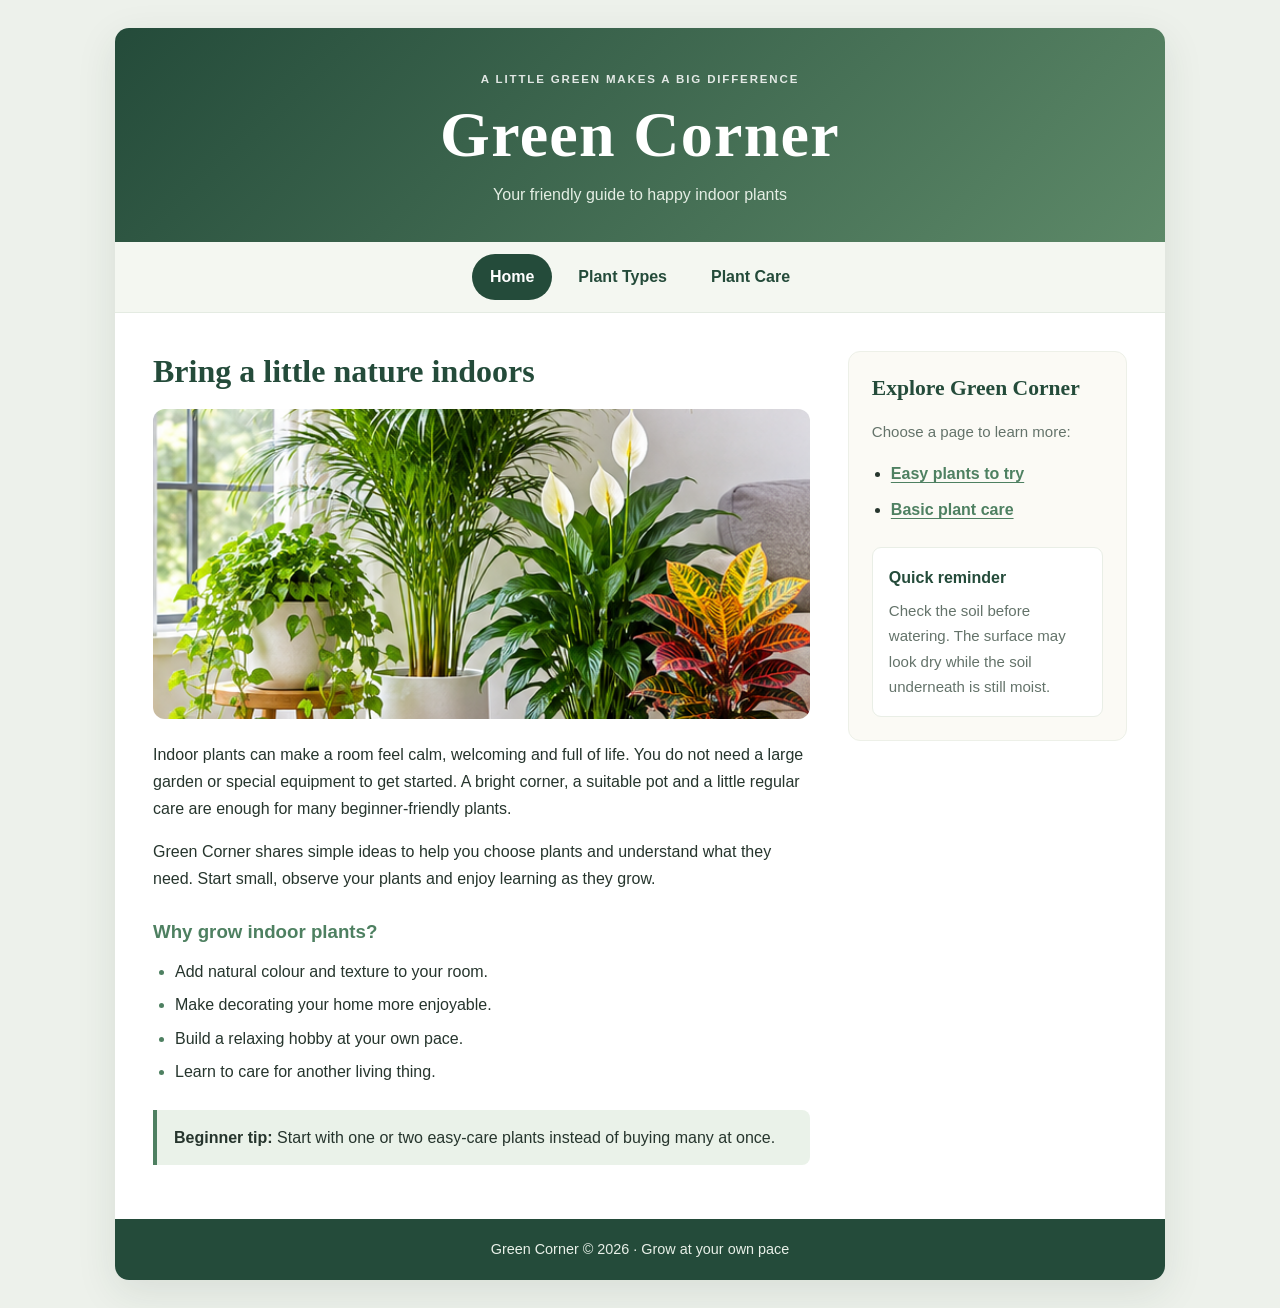
<file: index.html>
<!DOCTYPE html>
<html lang="en">
<head>
  <meta charset="UTF-8">
  <meta name="viewport" content="width=device-width, initial-scale=1.0">
  <title>Green Corner | Indoor Plants for Beginners</title>
  <link rel="stylesheet" href="styles/normalize.css">
  <link rel="stylesheet" href="styles/main.css">
</head>
<body>
  <div class="site">
    <header class="site-header">
      <p class="eyebrow">A little green makes a big difference</p>
      <h1>Green Corner</h1>
      <p class="tagline">Your friendly guide to happy indoor plants</p>
    </header>
    <nav class="top-nav" aria-label="Main navigation">
      <a class="active" href="index.html">Home</a>
      <a href="plant-types.html">Plant Types</a>
      <a href="plant-care.html">Plant Care</a>
    </nav>
    <div class="layout">
      <main class="content">
        <h2>Bring a little nature indoors</h2>
        <img class="feature-image" src="images/indoor-garden.png" alt="Illustration of several leafy indoor plants">
        <p>Indoor plants can make a room feel calm, welcoming and full of life. You do not need a large garden or special equipment to get started. A bright corner, a suitable pot and a little regular care are enough for many beginner-friendly plants.</p>
        <p>Green Corner shares simple ideas to help you choose plants and understand what they need. Start small, observe your plants and enjoy learning as they grow.</p>
        <h3>Why grow indoor plants?</h3>
        <ul class="check-list">
          <li>Add natural colour and texture to your room.</li>
          <li>Make decorating your home more enjoyable.</li>
          <li>Build a relaxing hobby at your own pace.</li>
          <li>Learn to care for another living thing.</li>
        </ul>
        <p class="note"><strong>Beginner tip:</strong> Start with one or two easy-care plants instead of buying many at once.</p>
      </main>
      <aside class="sidebar">
        <h2>Explore Green Corner</h2>
        <p>Choose a page to learn more:</p>
        <ul class="side-links">
          <li><a href="plant-types.html">Easy plants to try</a></li>
          <li><a href="plant-care.html">Basic plant care</a></li>
        </ul>
        <div class="side-card">
          <h3>Quick reminder</h3>
          <p>Check the soil before watering. The surface may look dry while the soil underneath is still moist.</p>
        </div>
      </aside>
    </div>
    <footer><p>Green Corner &copy; 2026 · Grow at your own pace</p></footer>
  </div>
</body>
</html>
</file>
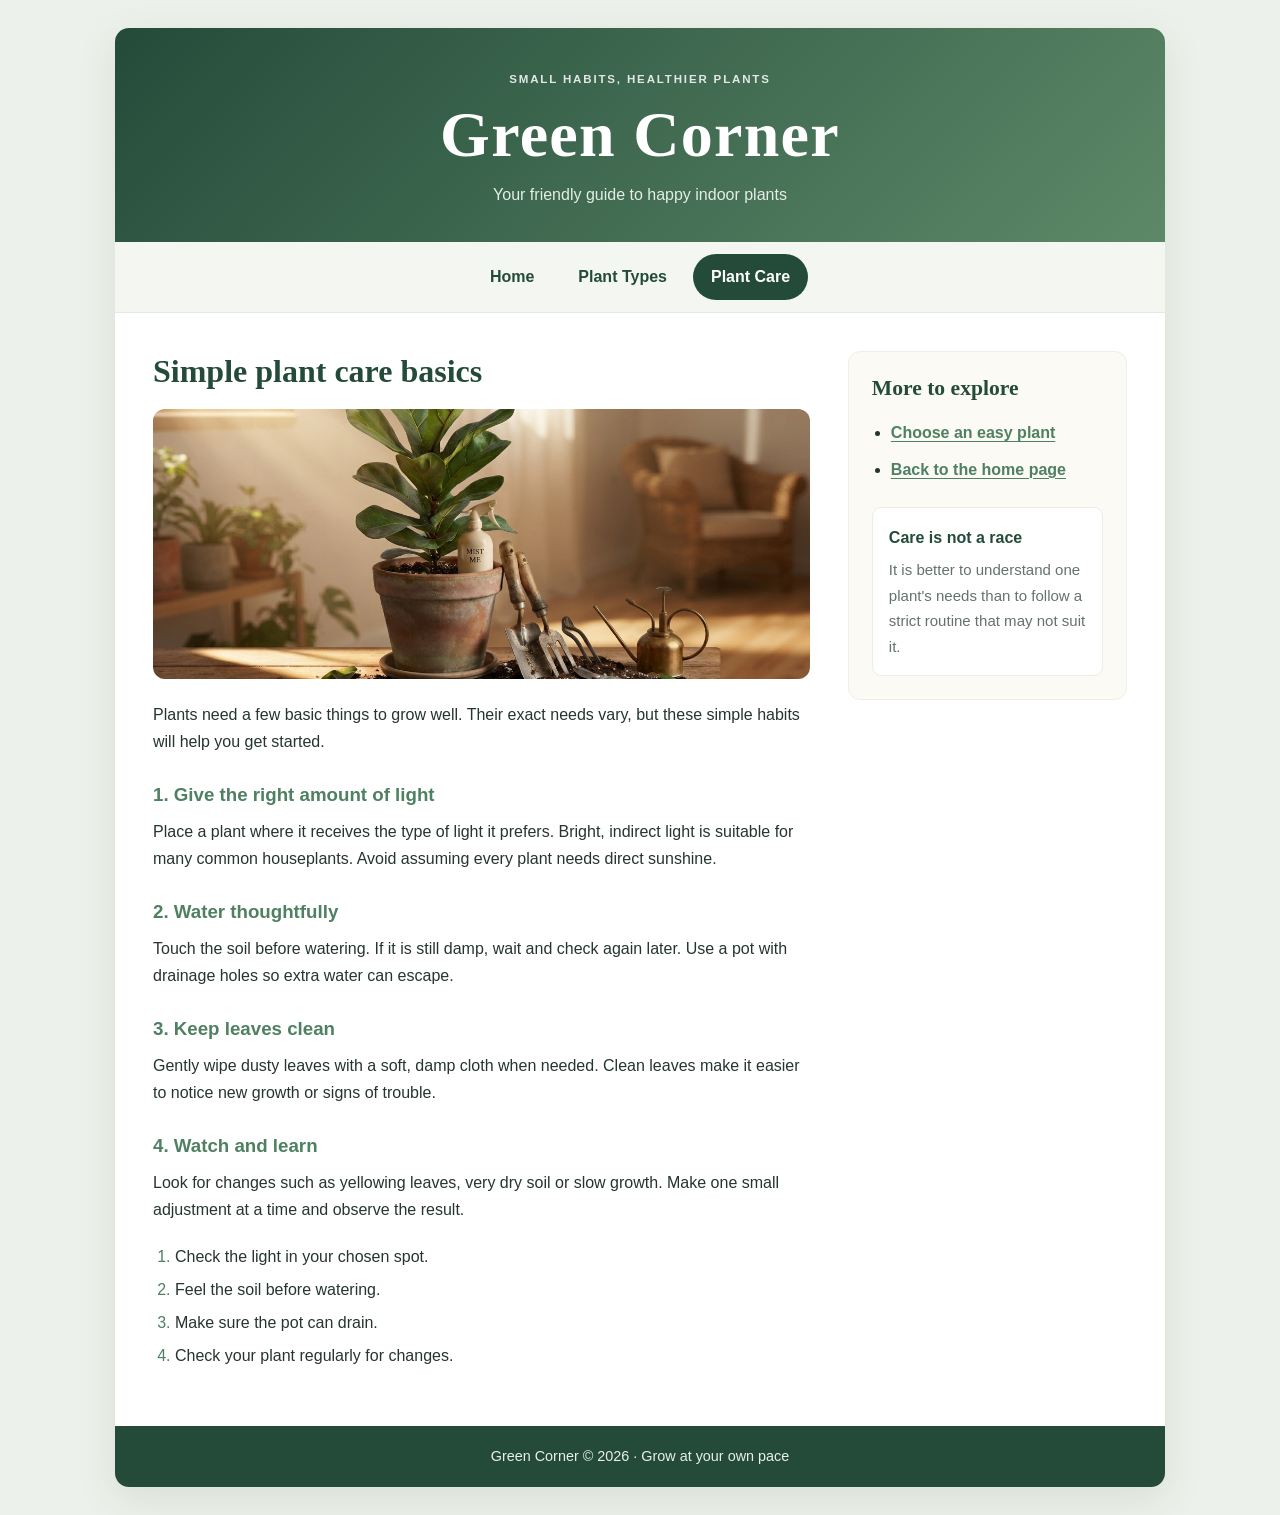
<file: plant-care.html>
<!DOCTYPE html>
<html lang="en">
<head>
  <meta charset="UTF-8">
  <meta name="viewport" content="width=device-width, initial-scale=1.0">
  <title>Plant Care Basics | Green Corner</title>
  <link rel="stylesheet" href="styles/normalize.css">
  <link rel="stylesheet" href="styles/main.css">
</head>
<body>
  <div class="site">
    <header class="site-header">
      <p class="eyebrow">Small habits, healthier plants</p>
      <h1>Green Corner</h1>
      <p class="tagline">Your friendly guide to happy indoor plants</p>
    </header>
    <nav class="top-nav" aria-label="Main navigation">
      <a href="index.html">Home</a>
      <a href="plant-types.html">Plant Types</a>
      <a class="active" href="plant-care.html">Plant Care</a>
    </nav>
    <div class="layout">
      <main class="content">
        <h2>Simple plant care basics</h2>
        <img class="feature-image care-image" src="images/plant-care.png" alt="Illustration showing a potted plant, watering can and sunlight">
        <p>Plants need a few basic things to grow well. Their exact needs vary, but these simple habits will help you get started.</p>
        <h3>1. Give the right amount of light</h3>
        <p>Place a plant where it receives the type of light it prefers. Bright, indirect light is suitable for many common houseplants. Avoid assuming every plant needs direct sunshine.</p>
        <h3>2. Water thoughtfully</h3>
        <p>Touch the soil before watering. If it is still damp, wait and check again later. Use a pot with drainage holes so extra water can escape.</p>
        <h3>3. Keep leaves clean</h3>
        <p>Gently wipe dusty leaves with a soft, damp cloth when needed. Clean leaves make it easier to notice new growth or signs of trouble.</p>
        <h3>4. Watch and learn</h3>
        <p>Look for changes such as yellowing leaves, very dry soil or slow growth. Make one small adjustment at a time and observe the result.</p>
        <ol class="check-list">
          <li>Check the light in your chosen spot.</li>
          <li>Feel the soil before watering.</li>
          <li>Make sure the pot can drain.</li>
          <li>Check your plant regularly for changes.</li>
        </ol>
      </main>
      <aside class="sidebar">
        <h2>More to explore</h2>
        <ul class="side-links">
          <li><a href="plant-types.html">Choose an easy plant</a></li>
          <li><a href="index.html">Back to the home page</a></li>
        </ul>
        <div class="side-card">
          <h3>Care is not a race</h3>
          <p>It is better to understand one plant's needs than to follow a strict routine that may not suit it.</p>
        </div>
      </aside>
    </div>
    <footer><p>Green Corner &copy; 2026 · Grow at your own pace</p></footer>
  </div>
</body>
</html>
</file>
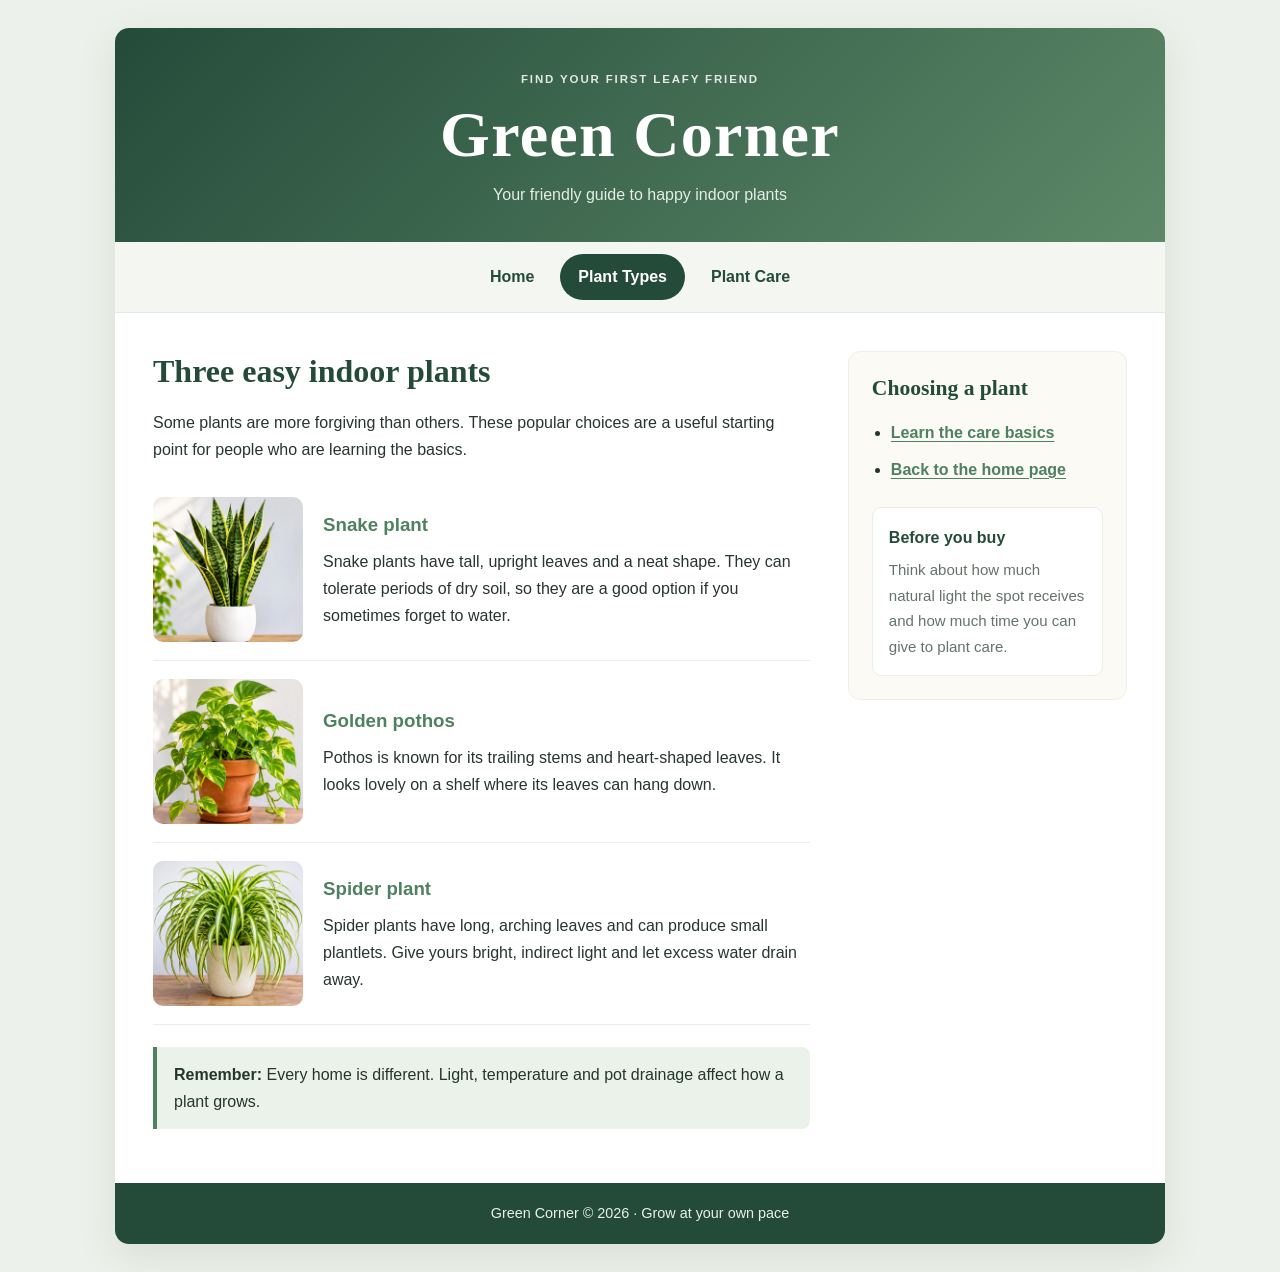
<file: plant-types.html>
<!DOCTYPE html>
<html lang="en">
<head>
  <meta charset="UTF-8">
  <meta name="viewport" content="width=device-width, initial-scale=1.0">
  <title>Easy Plant Types | Green Corner</title>
  <link rel="stylesheet" href="styles/normalize.css">
  <link rel="stylesheet" href="styles/main.css">
</head>
<body>
  <div class="site">
    <header class="site-header">
      <p class="eyebrow">Find your first leafy friend</p>
      <h1>Green Corner</h1>
      <p class="tagline">Your friendly guide to happy indoor plants</p>
    </header>
    <nav class="top-nav" aria-label="Main navigation">
      <a href="index.html">Home</a>
      <a class="active" href="plant-types.html">Plant Types</a>
      <a href="plant-care.html">Plant Care</a>
    </nav>
    <div class="layout">
      <main class="content">
        <h2>Three easy indoor plants</h2>
        <p>Some plants are more forgiving than others. These popular choices are a useful starting point for people who are learning the basics.</p>
        <article class="plant-entry">
          <img src="images/snake-plant.png" alt="Illustration of a snake plant in a pot">
          <div><h3>Snake plant</h3><p>Snake plants have tall, upright leaves and a neat shape. They can tolerate periods of dry soil, so they are a good option if you sometimes forget to water.</p></div>
        </article>
        <article class="plant-entry">
          <img src="images/pothos.png" alt="Illustration of a trailing pothos plant">
          <div><h3>Golden pothos</h3><p>Pothos is known for its trailing stems and heart-shaped leaves. It looks lovely on a shelf where its leaves can hang down.</p></div>
        </article>
        <article class="plant-entry">
          <img src="images/spider-plant.png" alt="Illustration of a spider plant with arching leaves">
          <div><h3>Spider plant</h3><p>Spider plants have long, arching leaves and can produce small plantlets. Give yours bright, indirect light and let excess water drain away.</p></div>
        </article>
        <p class="note"><strong>Remember:</strong> Every home is different. Light, temperature and pot drainage affect how a plant grows.</p>
      </main>
      <aside class="sidebar">
        <h2>Choosing a plant</h2>
        <ul class="side-links">
          <li><a href="plant-care.html">Learn the care basics</a></li>
          <li><a href="index.html">Back to the home page</a></li>
        </ul>
        <div class="side-card">
          <h3>Before you buy</h3>
          <p>Think about how much natural light the spot receives and how much time you can give to plant care.</p>
        </div>
      </aside>
    </div>
    <footer><p>Green Corner &copy; 2026 · Grow at your own pace</p></footer>
  </div>
</body>
</html>
</file>
<file: styles/main.css>
:root {
  --forest: #244b3a;
  --leaf: #4e8061;
  --mint: #eaf2e9;
  --cream: #fbfaf5;
  --ink: #26352d;
  --muted: #64736a;
}
body {
  background: #edf1eb;
  color: var(--ink);
  font-family: 'DM Sans', Arial, sans-serif;
  line-height: 1.7;
  padding: 28px 16px;
}
.site {
  max-width: 1050px;
  margin: 0 auto;
  background: white;
  box-shadow: 0 12px 40px rgba(30, 58, 43, .10);
  border-radius: 14px;
  overflow: hidden;
}
.site-header {
  text-align: center;
  padding: 42px 20px 34px;
  color: white;
  background: linear-gradient(135deg, #244b3a, #5d8968);
}
.site-header h1 {
  margin: 0;
  font-family: 'Playfair Display', Georgia, serif;
  font-size: clamp(2.6rem, 6vw, 4rem);
  line-height: 1.15;
  letter-spacing: .02em;
}
.eyebrow {
  margin-bottom: 8px;
  text-transform: uppercase;
  letter-spacing: .16em;
  font-size: .72rem;
  font-weight: 700;
  opacity: .85;
}
.tagline { margin: 10px 0 0; color: #e4eee4; }
.top-nav {
  display: flex;
  justify-content: center;
  gap: 8px;
  padding: 12px;
  background: #f4f7f1;
  border-bottom: 1px solid #e4ebe2;
}
.top-nav a {
  color: var(--forest);
  text-decoration: none;
  font-weight: 700;
  padding: 9px 18px;
  border-radius: 30px;
}
.top-nav a:hover, .top-nav a.active {
  background: var(--forest);
  color: white;
}
.layout {
  display: grid;
  grid-template-columns: minmax(0, 2fr) minmax(220px, .85fr);
  gap: 38px;
  padding: 38px;
}
.content h2, .sidebar h2 {
  color: var(--forest);
  font-family: 'Playfair Display', Georgia, serif;
  line-height: 1.25;
}
.content h2 { font-size: 2rem; margin-bottom: 18px; }
.content h3 { color: var(--leaf); margin: 24px 0 7px; }
.content p { margin-bottom: 16px; }
.feature-image {
  width: 100%;
  max-height: 310px;
  object-fit: cover;
  border-radius: 12px;
  margin: 8px 0 22px;
  background: var(--mint);
}
.care-image { max-height: 270px; }
.check-list { padding-left: 22px; }
.check-list li { padding: 3px 0; }
.check-list li::marker { color: var(--leaf); }
.note {
  background: var(--mint);
  border-left: 4px solid var(--leaf);
  padding: 14px 17px;
  border-radius: 0 8px 8px 0;
  margin-top: 22px;
}
.sidebar {
  background: var(--cream);
  border: 1px solid #edf0e8;
  border-radius: 12px;
  padding: 23px;
  align-self: start;
}
.sidebar h2 { font-size: 1.35rem; }
.sidebar p { color: var(--muted); font-size: .94rem; }
.side-links { padding-left: 19px; }
.side-links li { margin: 9px 0; }
.side-links a { color: var(--leaf); font-weight: 700; text-decoration-thickness: 1px; text-underline-offset: 3px; }
.side-links a:hover { color: var(--forest); }
.side-card {
  margin-top: 24px;
  padding: 16px;
  background: white;
  border-radius: 9px;
  border: 1px solid #e9eee6;
}
.side-card h3 { color: var(--forest); font-size: 1rem; margin: 0 0 6px; }
.side-card p { margin: 0; }
.plant-entry {
  display: grid;
  grid-template-columns: 150px 1fr;
  gap: 20px;
  align-items: center;
  padding: 18px 0;
  border-bottom: 1px solid #e9eee6;
}
.plant-entry img { width: 150px; height: 145px; object-fit: cover; border-radius: 10px; background: var(--mint); }
.plant-entry h3 { margin-top: 0; }
.plant-entry p { margin-bottom: 0; }
footer {
  text-align: center;
  padding: 18px;
  background: var(--forest);
  color: #e8f0e8;
  font-size: .9rem;
}
footer p { margin: 0; }
@media (max-width: 700px) {
  body { padding: 0; background: white; }
  .site { border-radius: 0; }
  .layout { grid-template-columns: 1fr; padding: 25px 20px; gap: 24px; }
  .top-nav { gap: 2px; flex-wrap: wrap; }
  .top-nav a { padding: 8px 12px; font-size: .92rem; }
  .sidebar { order: 2; }
}
@media (max-width: 440px) {
  .plant-entry { grid-template-columns: 1fr; gap: 12px; }
  .plant-entry img { width: 100%; height: 190px; }
}
</file>
